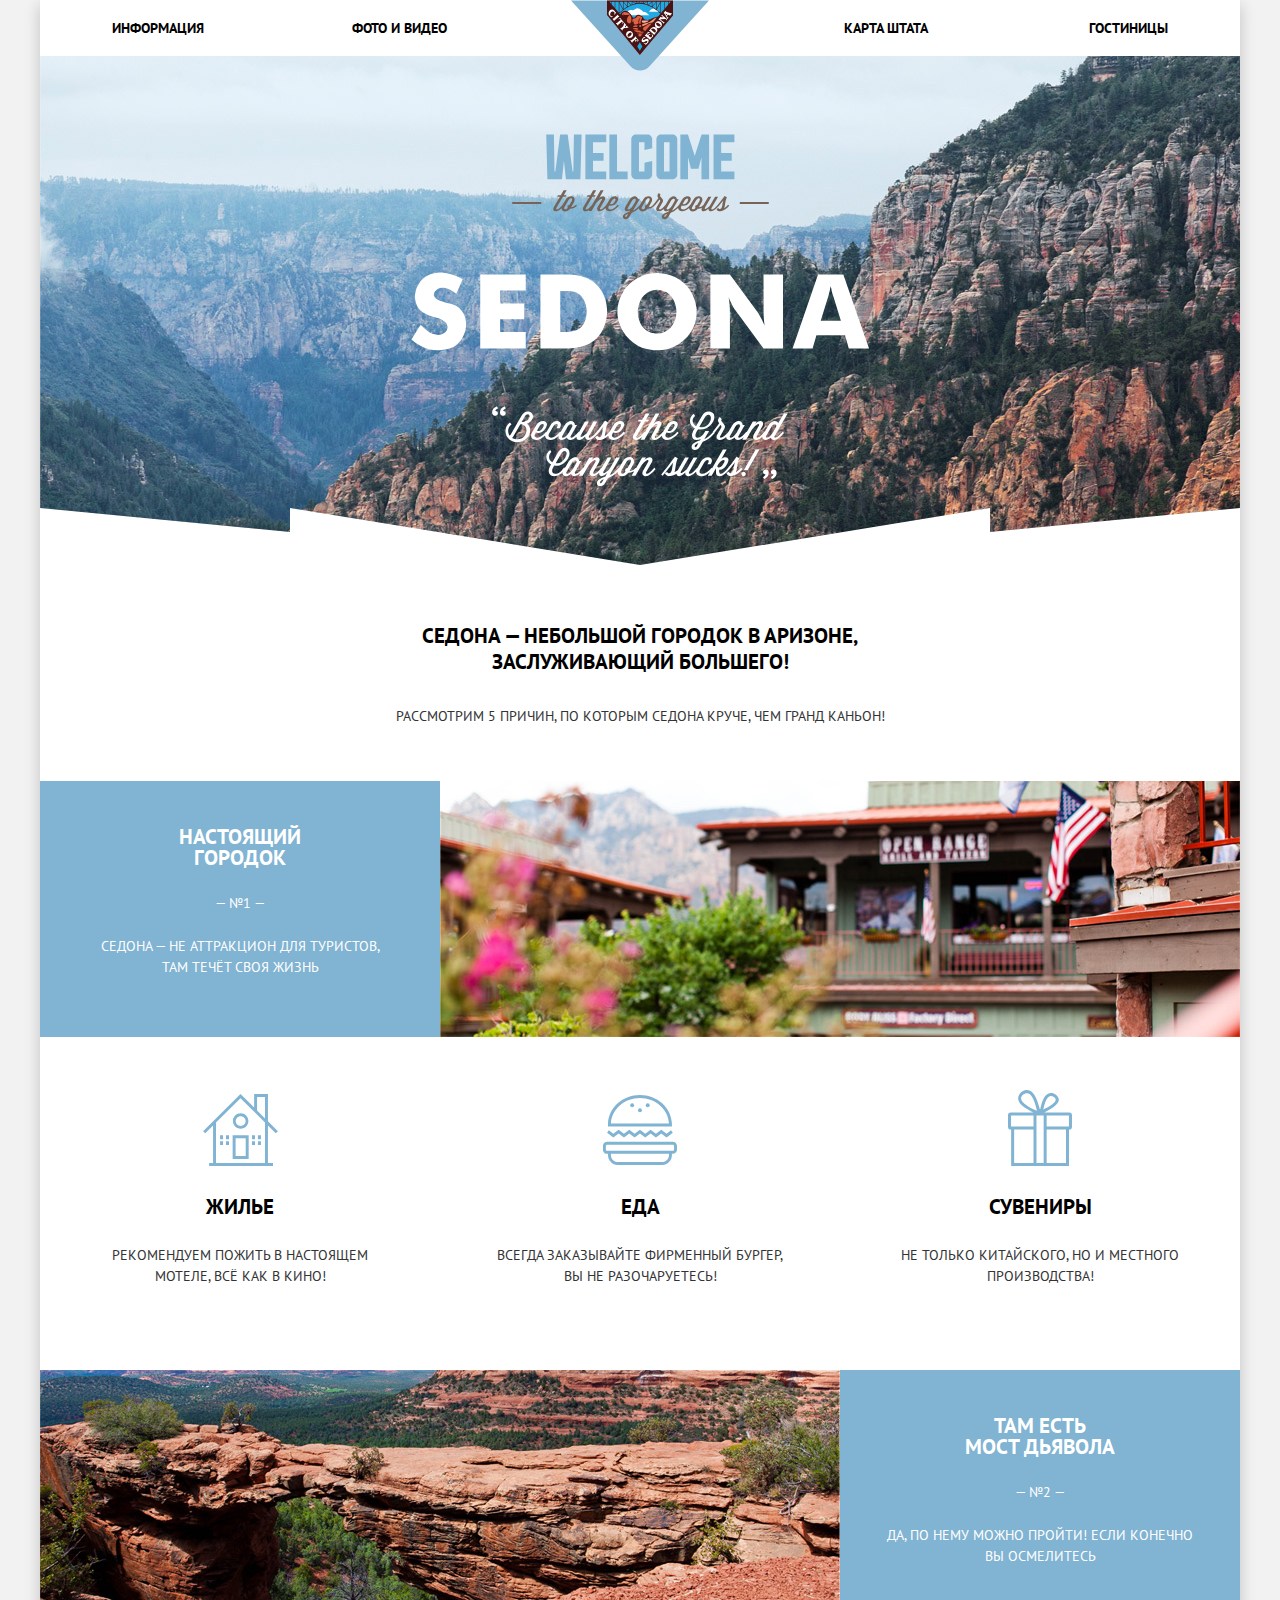
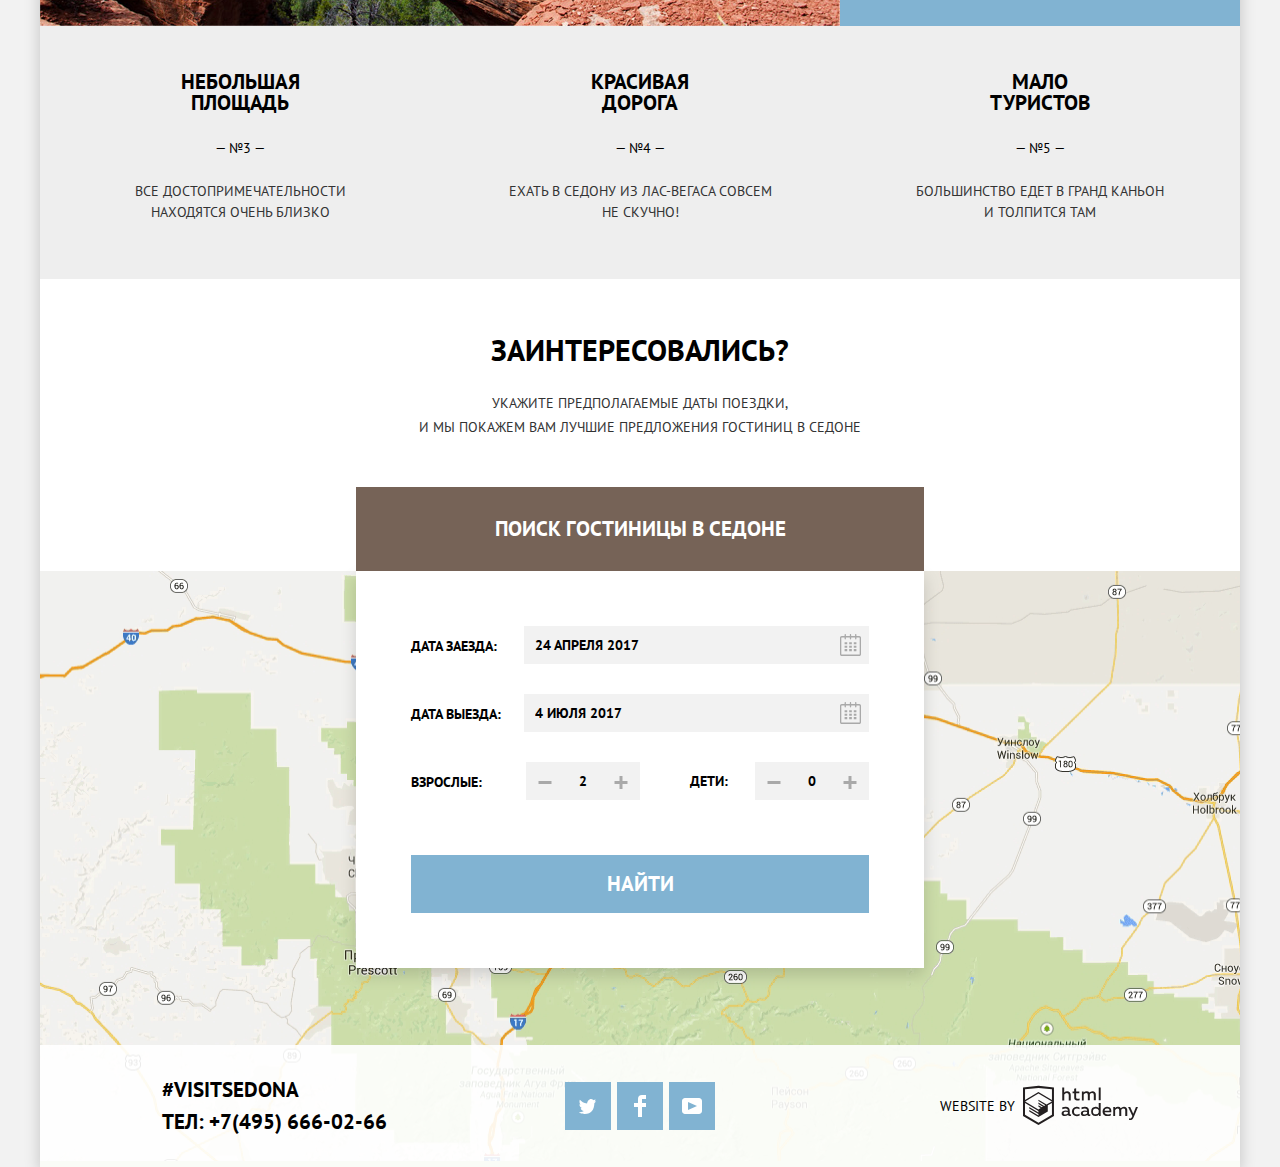
<file: index.html>
<!DOCTYPE html>
<html lang="ru">

<head>
    <meta charset="utf-8">
    <title>HTML Academy: Седона</title>
    <link href="https://fonts.googleapis.com/css?family=PT+Sans:400,700&display=swap&subset=cyrillic" rel="stylesheet">
    <link href="css/normalize-min.css" rel="stylesheet">
    <link href="css/style-min.css" rel="stylesheet">
</head>

<body>
    <div class="page-wrapper">
        <header class="main-header">
            <a><img class="header-logo" src="img/logo.svg" width="138" height="71" alt="Логотип City of Sedona"></a>
            <nav class="main-navigation">
                <ul class="menu-navigation">
                    <li><a href="info.html">Информация</a></li>
                    <li><a href="photos.html">Фото и видео</a></li>
                    <li><a href="map.html">Карта штата</a></li>
                    <li><a href="hotels.html">Гостиницы</a></li>
                </ul>
            </nav>
        </header>

        <main>
            <h1 class="visually-hidden">Welcome to Sedona!</h1>
            <section class="intro">
                <div class="intro-image">
                    <img src="img/welcome.svg" width="459" height="353" alt="Welcome to the gorgeous Sedona">
                </div>
                <div class="intro-text">
                    <h2 class="content-header">Седона — небольшой городок в Аризоне, заслуживающий большего!</h2>
                    <p class="intro-content">Рассмотрим 5 причин, по которым Седона круче, чем Гранд Каньон!</p>
                </div>
                <article>
                    <ol class="why-visit">
                        <li>
                            <div class="advantage-blue">
                                <div class="advantage-item">
                                    <h3 class="advantage-blue-header">Настоящий<br>городок</h3><span>— №1 —</span>
                                    <p>Седона — не аттракцион для туристов, там&nbsp;течёт своя жизнь</p>
                                </div>
                                <img src="img/real-town.jpg" width="800" height="256" alt="Уютная одноэтажная Америка"></div>
                            <ul class="tips">
                                <li>
                                    <div class="advantage-item">
                                        <svg class="living" xmlns="http://www.w3.org/2000/svg" width="75" height="72" viewBox="0 0 75 72"><g fill="#81B3D2"><path d="M29.656 65.033h16V41.21h-16v23.823zm2.937-20.899h10.125V62.11H32.593V44.134z"/><path d="M72.771 39.253l2.076-2.068-9.908-9.865V0H51.127v13.567L37.5 0 .152 37.185l2.077 2.068 7.832-7.795v37.618H6.124V72h63.875v-2.924H64.94V31.458l7.831 7.795zM62.002 69.076H12.999V28.534L37.5 4.149l24.502 24.385v40.542zm0-44.682l-7.938-7.902V2.924h7.938v21.47z"/><path d="M29.906 27.08c0 4.261 3.47 7.713 7.75 7.713 4.279 0 7.75-3.452 7.75-7.713 0-4.259-3.471-7.713-7.75-7.713-4.281 0-7.75 3.454-7.75 7.713zm7.75-4.945c2.744 0 4.969 2.214 4.969 4.945 0 2.732-2.225 4.948-4.969 4.948-2.746 0-4.97-2.216-4.97-4.948 0-2.731 2.225-4.945 4.97-4.945zM17.061 41.21h3v3.919h-3zM22.999 41.21h3v3.919h-3zM17.061 47.182h3v3.919h-3zM22.999 47.182h3v3.919h-3zM48.998 41.21h3v3.919h-3zM54.936 41.21h3v3.919h-3zM48.998 47.182h3v3.919h-3zM54.936 47.182h3v3.919h-3z"/></g></svg>
                                        <h4 class="advantage-header">Жилье</h4>
                                        <p class="item-content">Рекомендуем пожить в настоящем мотеле, всё как в кино!</p>
                                    </div>
                                </li>
                                <li>
                                    <div class="advantage-item">
                                        <svg class="food" xmlns="http://www.w3.org/2000/svg" width="74" height="70" viewBox="0 0 74 70"><g fill="#81B3D2"><path d="M69.854 46.71H4.051c-2.274 0-4.135 1.94-4.135 4.313v3.504c0 2.372 1.861 4.313 4.135 4.313h.93v1.053c0 5.536 4.341 10.065 9.648 10.065h44.646c5.306 0 9.648-4.529 9.648-10.065V58.84h.93c2.274 0 4.135-1.941 4.135-4.313v-3.504c0-2.373-1.86-4.313-4.134-4.313zm-3.848 13.184c0 3.871-3.019 7.021-6.73 7.021H14.629c-3.711 0-6.731-3.15-6.731-7.021v-1.053h58.107v1.053zm5.065-5.367c0 .688-.558 1.271-1.218 1.271H4.051c-.66 0-1.217-.582-1.217-1.271v-3.504c0-.688.558-1.271 1.217-1.271h65.802c.66 0 1.218.582 1.218 1.271v3.504zM15.634 38.406l5.323 4.059 5.326-4.059 5.328 4.059 5.328-4.059 5.328 4.059 5.329-4.059 5.327 4.059 5.33-4.06 5.336 4.059 6.194-4.712-1.72-2.459-4.474 3.403-5.336-4.057-5.33 4.056-5.327-4.057-5.329 4.057-5.328-4.057-5.328 4.057-5.328-4.057-5.325 4.057-5.323-4.057-5.327 4.057-4.467-3.401-1.721 2.457 6.188 4.714zM7.978 31.544H68.855c.041-.619.069-1.241.069-1.87 0-.394-.016-.783-.032-1.173C68.227 12.657 54.186 0 36.952 0 19.719 0 5.677 12.657 5.013 28.501c-.017.39-.032.78-.032 1.173 0 .629.028 1.251.07 1.87h2.927zM36.952 3.043c15.591 0 28.35 11.316 29.021 25.458H7.931c.673-14.142 13.43-25.458 29.021-25.458z"/><ellipse cx="36.952" cy="15.26" rx="1.945" ry="2.03"/><ellipse cx="29.172" cy="10.23" rx="1.946" ry="2.03"/><ellipse cx="44.732" cy="10.23" rx="1.946" ry="2.03"/></g></svg>
                                        <h4 class="advantage-header">Еда</h4>
                                        <p class="item-content">Всегда заказывайте фирменный бургер, вы&nbsp;не разочаруетесь!</p>
                                    </div>
                                </li>
                                <li>
                                    <div class="advantage-item">
                                        <svg class="souvenier" xmlns="http://www.w3.org/2000/svg" width="64" height="76" viewBox="0 0 64 76"><path fill-rule="evenodd" clip-rule="evenodd" fill="#81B3D2" d="M61.097 22.501H36.312C50.125 15.602 51.229 11.25 50.72 8.816c-1.162-3.963-5.692-7.023-10.002-5.407-5.569 2.089-7.137 10.388-8.644 16.387-1.924-6.07-3.784-13.814-8.136-17.737C22.677.921 20.843-.205 18.175.031c-4.026.356-9.802 5.382-7.458 10.981 2.251 5.378 9.687 8.777 14.578 11.489H2.879A2.882 2.882 0 0 0 0 25.37v11.322a2.882 2.882 0 0 0 2.879 2.869h.274V76h57.841V39.561h.103a2.882 2.882 0 0 0 2.88-2.869V25.37a2.882 2.882 0 0 0-2.88-2.869zM42.413 5.944c2.103-.31 4.982 1.299 5.255 3.209.393 2.756-3.4 5.255-5.086 6.421-2.523 1.744-4.928 2.643-7.287 4.055.884-3.69 2.549-13.011 7.118-13.685zm-22.882 9.968c-2.225-1.485-6.544-4.431-6.44-7.771.112-3.595 5.743-6.57 8.814-3.886 3.856 3.371 5.713 11.105 7.119 16.557-3.249-1.539-6.328-2.788-9.493-4.9zm5.972 57.114H6.136V39.561h19.368v33.465zm0-36.502H3.046V25.538h22.457v10.986zm10.157 0v36.503h-7.174V25.538h7.174v10.986zm22.351 36.502H38.644V39.561h19.367v33.465zm2.92-36.502H38.644V25.538h22.287v10.986z"/></svg>
                                        <h4 class="advantage-header">Сувениры</h4>
                                        <p class="item-content">Не только китайского, но и местного производства!</p>
                                    </div>
                                </li>
                            </ul>
                        </li>
                        <li>
                            <div class="advantage-blue reverse">
                                <div class="advantage-item">
                                    <h3 class="advantage-blue-header">Там есть<br>Мост дьявола</h3><span>— №2 —</span>
                                    <p>Да, по нему можно пройти! Если конечно вы осмелитесь</p>
                                </div>
                                <img src="img/devils-bridge.jpg" width="800" height="256" alt="Мост дьявола - арка между скал, которую вода годами вымывала в породе."></div>
                        </li>
                        <li class="advantage-item gray">
                            <h3 class="advantage-header">Небольшая площадь</h3><span>— №3 —</span>
                            <p class="item-content">Все достопримечательности<br>находятся очень близко</p>
                        </li>
                        <li class="advantage-item gray">
                            <h3 class="advantage-header">Красивая дорога</h3><span>— №4 —</span>
                            <p class="item-content">Ехать в Седону из Лас-Вегаса совсем не&nbsp;скучно!</p>
                        </li>
                        <li class="advantage-item gray">
                            <h3 class="advantage-header">Мало туристов</h3><span>— №5 —</span>
                            <p class="item-content">Большинство едет в гранд каньон и&nbsp;толпится там</p>
                        </li>
                    </ol>
                </article>
            </section>
            <section class="search-form">
                <div class="intro-form">
                    <h2 class="form-header">Заинтересовались?</h2>
                    <p class="intro-form-content">Укажите предполагаемые даты поездки,<br>и мы покажем вам лучшие предложения гостиниц в седоне</p>
                </div>
                <a class="pop-up-caller" href="find-hotels.html">Поиск гостиницы в Седоне</a>
                <div class="pop-up-search-form">
                    <form class="modal" action="https://echo.htmlacademy.ru/" method="post">
                        <div class="dates"><label for="date-check-in">Дата заезда:</label>
                            <input id="date-check-in" placeholder="24 апреля 2017" type="text" name="date-check-in">
                            <button class="calendar" type="button" aria-label="Выбор даты заезда">
                    <svg xmlns="http://www.w3.org/2000/svg" width="21" height="22" viewBox="0 0 21 22"><path fill="#A9A9A9" d="M19.251 2.025h-2.845V.648c0-.381-.294-.689-.656-.689-.363 0-.656.308-.656.689v1.377h-3.938V.648c0-.381-.294-.689-.655-.689-.363 0-.657.308-.657.689v1.377H5.906V.648c0-.381-.294-.689-.656-.689-.363 0-.657.308-.657.689v1.377H1.75C.784 2.025 0 2.847 0 3.862v16.302C0 21.179.784 22 1.75 22h17.501c.966 0 1.749-.821 1.749-1.836V3.862c0-1.015-.783-1.837-1.749-1.837zm.437 18.139a.448.448 0 0 1-.437.459H1.75a.45.45 0 0 1-.438-.459V3.862a.45.45 0 0 1 .438-.459h2.844v1.378c0 .381.294.689.657.689.362 0 .656-.308.656-.689V3.403h3.938v1.378c0 .381.294.689.657.689.361 0 .655-.308.655-.689V3.403h3.938v1.378c0 .381.293.689.656.689.362 0 .656-.308.656-.689V3.403h2.845c.241 0 .437.206.437.459v16.302z"/><path fill="#A9A9A9" d="M4.594 8.225h2.625v2.066H4.594zM4.594 11.668h2.625v2.067H4.594zM4.594 15.112h2.625v2.066H4.594zM9.188 15.112h2.625v2.066H9.188zM9.188 11.668h2.625v2.067H9.188zM9.188 8.225h2.625v2.066H9.188zM13.781 15.112h2.625v2.066h-2.625zM13.781 11.668h2.625v2.067h-2.625zM13.781 8.225h2.625v2.066h-2.625z"/></svg>
                </button>
                        </div>
                        <div class="dates">
                            <label for="date-check-out">Дата выезда:</label>
                            <input id="date-check-out" placeholder="4 июля 2017" type="text" name="date-check-out">
                            <button class="calendar" type="button" aria-label="Выбор даты выезда">
                    <svg xmlns="http://www.w3.org/2000/svg" width="21" height="22" viewBox="0 0 21 22"><path fill="#A9A9A9" d="M19.251 2.025h-2.845V.648c0-.381-.294-.689-.656-.689-.363 0-.656.308-.656.689v1.377h-3.938V.648c0-.381-.294-.689-.655-.689-.363 0-.657.308-.657.689v1.377H5.906V.648c0-.381-.294-.689-.656-.689-.363 0-.657.308-.657.689v1.377H1.75C.784 2.025 0 2.847 0 3.862v16.302C0 21.179.784 22 1.75 22h17.501c.966 0 1.749-.821 1.749-1.836V3.862c0-1.015-.783-1.837-1.749-1.837zm.437 18.139a.448.448 0 0 1-.437.459H1.75a.45.45 0 0 1-.438-.459V3.862a.45.45 0 0 1 .438-.459h2.844v1.378c0 .381.294.689.657.689.362 0 .656-.308.656-.689V3.403h3.938v1.378c0 .381.294.689.657.689.361 0 .655-.308.655-.689V3.403h3.938v1.378c0 .381.293.689.656.689.362 0 .656-.308.656-.689V3.403h2.845c.241 0 .437.206.437.459v16.302z"/><path fill="#A9A9A9" d="M4.594 8.225h2.625v2.066H4.594zM4.594 11.668h2.625v2.067H4.594zM4.594 15.112h2.625v2.066H4.594zM9.188 15.112h2.625v2.066H9.188zM9.188 11.668h2.625v2.067H9.188zM9.188 8.225h2.625v2.066H9.188zM13.781 15.112h2.625v2.066h-2.625zM13.781 11.668h2.625v2.067h-2.625zM13.781 8.225h2.625v2.066h-2.625z"/></svg>
                </button>
                        </div>
                        <div class="guests-number">
                            <div class="adults-form">
                                <label for="grown-ups">Взрослые:</label>
                                <button class="less" type="button" aria-label="Меньше"></button>
                                <input class="grown-ups" id="grown-ups" value="2" min="1" type="number" name="grown-ups">
                                <button class="more" type="button" aria-label="Больше"></button>
                            </div>
                            <div class="children-form">
                                <label for="children">Дети:</label>
                                <button class="less" type="button" aria-label="Меньше"></button>
                                <input class="children" id="children" value="0" min="0" type="number" name="children">
                                <button class="more" type="button" aria-label="Больше"></button>
                            </div>
                        </div>
                        <button class="pop-up-search-button" type="submit">Найти</button>
                    </form>
                </div>
                <div class="map">
                    <iframe src="https://www.google.com/maps/embed?pb=!1m18!1m12!1m3!1d52384.635862405215!2d-111.83130320436473!3d34.85522873655342!2m3!1f0!2f0!3f0!3m2!1i1024!2i768!4f13.1!3m3!1m2!1s0x872da132f942b00d%3A0x5548c523fa6c8efd!2z0KHQtdC00L7QvdCwLCDQkNGA0LjQt9C-0L3QsCA4NjMzNiwg0KHQqNCQ!5e0!3m2!1sru!2sru!4v1583222359842!5m2!1sru!2sru"
                        width="1200" height="590" aria-label="Седона на Google Maps"></iframe>
                    <img src="img/map.png" width="1200" height="590" alt="Карта Седоны">
                </div>
            </section>
        </main>

        <footer class="main-footer">
            <div class="footer-contacts">
                <a class="contacts" href="#">#visitSEDONA</a>
                <a class="contacts" href="tel:+74956660266" aria-label="Позвонить по номеру +7 495 666 02 66">ТЕЛ: +7(495) 666-02-66</a>
            </div>
            <div class="footer-social">
                <ul>
                    <li><a class="social-button" href="twitter.com/sedona" aria-label="Перейти в Твиттер">
            <svg xmlns="http://www.w3.org/2000/svg" xmlns:xlink="http://www.w3.org/1999/xlink" width="17" height="15" viewBox="0 0 17 15">
            <path fill="#FFF" d="M10.95.144c1.685-.496 2.984.27 3.577 1.179.673-.231 1.331-.481 2.011-.708a2.345 2.345 0 0 1-.857 1.768c.685.17 1.304-.491 1.304-.491-.169 1-1.006 1.788-1.563 2.024-.231 6.75-3.175 11.217-10.077 11.082h-.446c-.41 0-4.164-.46-4.898-1.887 2.271.196 3.893-.422 4.693-1.177-.96-.3-2.679-.477-2.979-2.95.349.106.564.228 1.19.119C1.705 8.247.374 7.53.448 5.33c.285.328 1.067.536 1.34.472C1.085 5.561-.182 2.442.894.85c1.818 1.854 3.735 3.606 7.152 3.773C8.254 2.33 9.183.793 10.95.144z"/></svg>
          </a></li>
                    <li><a class="social-button" href="facebook.com/sedona" aria-label="Перейти в Фэйсбук">
            <svg xmlns="http://www.w3.org/2000/svg" width="12" height="22" viewBox="0 0 12 22">
              <path fill="#FFF" d="M12 4V0H8a4 4 0 0 0-4 4v4H0v4h4v10h4V12h4V8H8V4h4z"/></svg>
            </a></li>
                    <li><a class="social-button" href="youtube.com/c/sedona" aria-label="Перейти на Ютьюб">
            <svg xmlns="http://www.w3.org/2000/svg" xmlns:xlink="http://www.w3.org/1999/xlink" width="20" height="16" viewBox="0 0 20 16">
              <path fill="#FFF" d="M17 0H3C1.35 0 0 1.35 0 3v10c0 1.65 1.35 3 3 3h14c1.65 0 3-1.35 3-3V3c0-1.65-1.35-3-3-3zM6.027 11.998V4.002L15.014 8l-8.987 3.998z"/></svg>
            </a></li>
                </ul>
            </div>
            <div class="footer-authors">
                <p class="authors">Website by</p>
                <a class="footer-logo-htmlacademy" href="https://htmlacademy.ru/intensive/htmlcss"><svg id="Layer_1" data-name="Layer 1" xmlns="http://www.w3.org/2000/svg" width="115" height="41" viewBox="0 0 108.08 36.85">
          <title>logo-htmlacademy</title>
          <path fill="#231f20" d="M44.61,26.88a2,2,0,0,0,.55-0.1v1.33a3.25,3.25,0,0,1-1.18.21,1.67,1.67,0,0,1-1.67-1,4.84,4.84,0,0,1-3.14,1.08c-1.51,0-2.91-.83-2.91-2.55,0-2.13,2-2.79,3.71-2.79a11.08,11.08,0,0,1,2.17.25v-0.3c0-1-.76-1.77-2.19-1.77a7.42,7.42,0,0,0-3,.64v-1.7a10.21,10.21,0,0,1,3.19-.55c2.36,0,3.81,1.12,3.81,3.65v3a0.54,0.54,0,0,0,.49.59h0.17Zm-6.44-1.13A1.35,1.35,0,0,0,39.63,27h0.11a3.39,3.39,0,0,0,2.41-1V24.58a9.72,9.72,0,0,0-1.81-.21c-1,0-2.16.33-2.16,1.38h0Zm12.36-6.11a5,5,0,0,1,2.57.64V22a4.08,4.08,0,0,0-2.3-.7,2.75,2.75,0,1,0,0,5.49,5,5,0,0,0,2.43-.64v1.71a6.27,6.27,0,0,1-2.76.57A4.21,4.21,0,0,1,46,24.51q0-.21,0-0.41a4.32,4.32,0,0,1,4.18-4.46h0.38Zm12.17,7.24a2,2,0,0,0,.55-0.1v1.33a3.25,3.25,0,0,1-1.18.21,1.67,1.67,0,0,1-1.67-1,4.84,4.84,0,0,1-3.14,1.08c-1.51,0-2.91-.83-2.91-2.55,0-2.13,2-2.79,3.71-2.79a11.08,11.08,0,0,1,2.17.25v-0.3c0-1-.76-1.77-2.19-1.77a7.42,7.42,0,0,0-3,.64v-1.7a10.21,10.21,0,0,1,3.19-.55c2.36,0,3.81,1.12,3.81,3.65v3a0.54,0.54,0,0,0,.49.59h0.17Zm-6.44-1.13A1.35,1.35,0,0,0,57.73,27h0.11a3.39,3.39,0,0,0,2.41-1V24.58a9.72,9.72,0,0,0-1.81-.21c-1.06,0-2.16.33-2.16,1.38h0ZM73,16V28.2H71.35V26.88a3.88,3.88,0,0,1-3.19,1.54,4.4,4.4,0,0,1,0-8.78,3.81,3.81,0,0,1,3,1.3V16H73Zm-4.53,5.22a2.76,2.76,0,1,0,0,5.52A2.86,2.86,0,0,0,71.15,25V23A2.91,2.91,0,0,0,68.49,21.27ZM79,19.64c3.31,0,4.46,2.68,3.92,5.09H76.7c0.21,1.5,1.67,2.11,3.19,2.11a6.11,6.11,0,0,0,2.64-.59v1.6a7.14,7.14,0,0,1-3,.57C77,28.42,74.78,27,74.78,24a4.18,4.18,0,0,1,4-4.39H79Zm0.09,1.54a2.28,2.28,0,0,0-2.44,2.1v0.06H81.3A2,2,0,0,0,79.13,21.18Zm5.73,7V19.87h1.65v1a3.81,3.81,0,0,1,2.78-1.27A2.86,2.86,0,0,1,91.89,21a4.12,4.12,0,0,1,2.91-1.33A3.06,3.06,0,0,1,98,23V28.2h-1.9V23.05a1.59,1.59,0,0,0-1.42-1.75H94.42a2.8,2.8,0,0,0-2.07,1.12V28.2h-1.9V23.05A1.59,1.59,0,0,0,89,21.31H88.8a3,3,0,0,0-2.21,1.29v5.63H84.86Zm21.31-8.33h1.9l-3.91,9.46c-0.9,2.17-2.09,2.86-3.35,2.86a4.76,4.76,0,0,1-1.1-.14V30.46a2.86,2.86,0,0,0,.85.12c0.9,0,1.58-.64,2.07-1.9l0.17-.42-4-8.4h2l2.86,6.29ZM38.73,1.46V6.22a3.81,3.81,0,0,1,2.7-1.14,3.25,3.25,0,0,1,3.44,3.4v5.15H43V8.72a1.81,1.81,0,0,0-1.61-2h-0.3a2.93,2.93,0,0,0-2.32,1.39v5.52h-1.9V1.46h1.9ZM49.94,2.31v3h3V6.91h-3v3.81c0,1.1.5,1.46,1.58,1.46a4.49,4.49,0,0,0,1.69-.33v1.6A6.8,6.8,0,0,1,51,13.8a2.55,2.55,0,0,1-2.86-2.74V6.89H46.58V5.26h1.5V2.74Zm5.4,11.31V5.28H57v1A3.81,3.81,0,0,1,59.77,5a2.86,2.86,0,0,1,2.6,1.33A4.12,4.12,0,0,1,65.28,5,3.06,3.06,0,0,1,68.44,8.4v5.21h-1.9V8.46a1.59,1.59,0,0,0-1.42-1.75H64.89a2.8,2.8,0,0,0-2.07,1.12v5.78h-1.9V8.46A1.59,1.59,0,0,0,59.5,6.71H59.27A3,3,0,0,0,57.06,8v5.63H55.34ZM71.17,1.45H73V13.6H71.17V1.45ZM14.71,0H14.55L0,1.54V28.21l14.55,8.66,14.55-8.66V1.54Zm12.5,27.1L14.55,34.64,1.9,27.12V16.18l12.59,7.5V25L5.86,19.9v1.31l8.68,5.21v1.39L5.87,22.65V24l8.68,5.21,8.75-5.24V18.31L27.2,16V27.12Zm0-12.53-3.48,2-1.6,1L14.51,13v1.31L21,18.23H21l-0.14.09-1,.54-5.37-3.2V17l4.24,2.52-1,.67-3.2-1.9v1.31l2.1,1.24L14.5,22.1,2,14.65,14.51,7.11Zm0-1.32L14.49,5.76,1.91,13.25v-10L14.56,1.92,27.21,3.25v10h0Z" transform="translate(0 -0.02)"/></svg></a>
            </div>
        </footer>
    </div>
    <script src="js/search-form-min.js"></script>
</body>

</html>
</file>
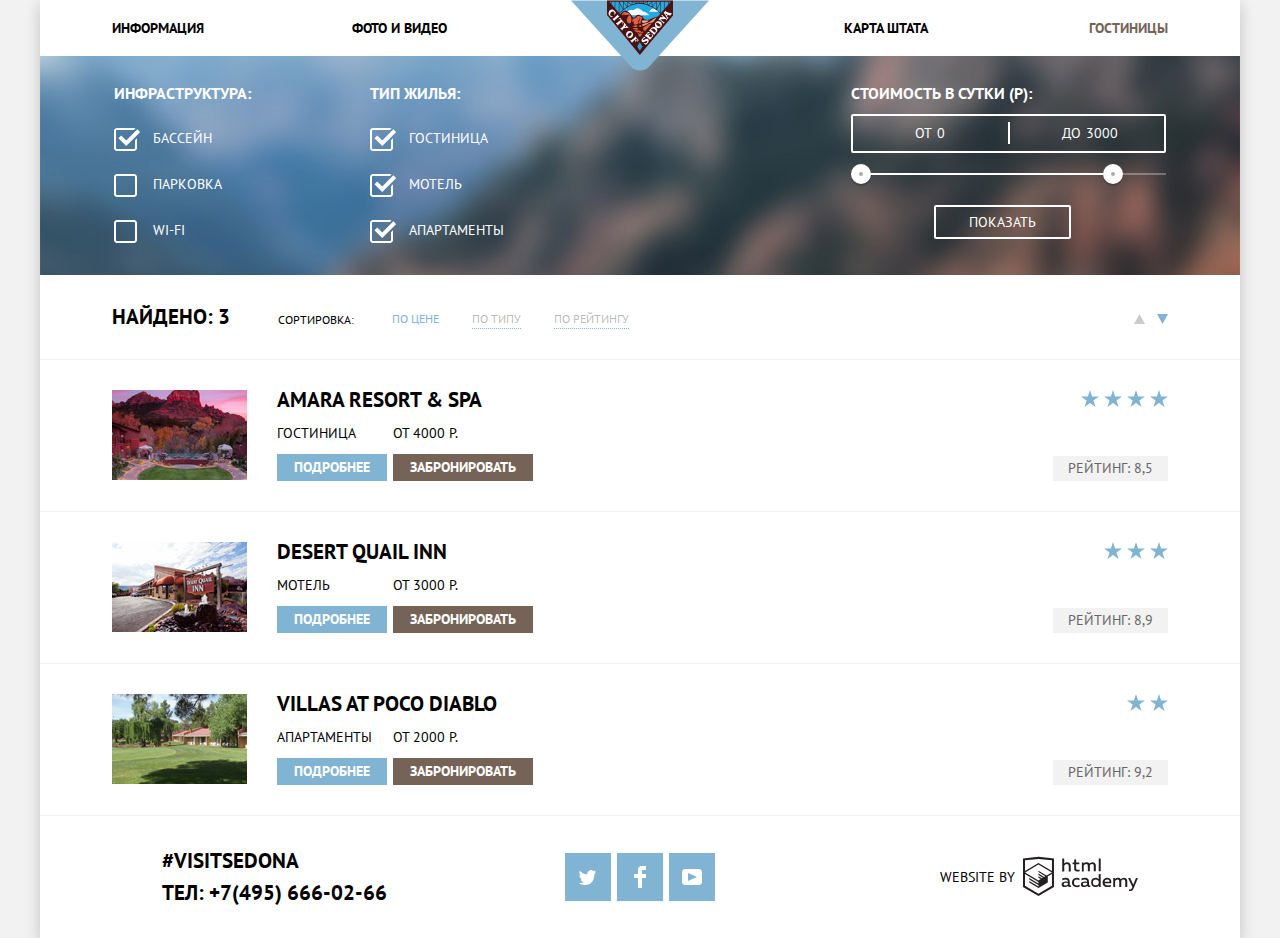
<file: hotels.html>
<!DOCTYPE html>
<html lang="ru">

<head>
    <meta charset="utf-8">
    <title>HTML Academy: Седона</title>
    <link href="https://fonts.googleapis.com/css?family=PT+Sans:400,700&display=swap&subset=cyrillic" rel="stylesheet">
    <link href="css/normalize-min.css" rel="stylesheet">
    <link href="css/style-min.css" rel="stylesheet">
</head>

<body>
    <div class="page-wrapper">
        <header class="main-header">
            <a class="header-logo" href="index.html"><img src="img/logo.svg" width="138" height="71" alt="Логотип City of Sedona"></a>
            <nav class="main-navigation">
                <ul class="menu-navigation">
                    <li><a href="info.html">Информация</a></li>
                    <li><a href="photos.html">Фото и видео</a></li>
                    <li><a href="map.html">Карта штата</a></li>
                    <li><a class="active-link">Гостиницы</a></li>
                </ul>
            </nav>
        </header>

        <main>
            <h1 class="visually-hidden">Отели Седоны</h1>
            <div class="filter-form">
                <h2 class="visually-hidden">Фильтр по отелям</h2>
                <form class="filter-content" action="https://echo.htmlacademy.ru" method="get">
                    <fieldset class="choice">
                        <legend class="infrastructure">Инфраструктура:</legend>
                        <ul class="checkboxes">
                            <li>
                                <label class="check">
                        <input class="check-input" type="checkbox" name="pool" checked>
                        <span class="checkbox-style"></span>
                        Бассейн
                      </label>
                            </li>
                            <li>
                                <label class="check">
                        <input class="check-input" type="checkbox" name="parking">
                        <span class="checkbox-style"></span>
                        Парковка
                      </label>
                            </li>
                            <li>
                                <label class="check">
                        <input class="check-input" type="checkbox" name="wi-fi">
                        <span class="checkbox-style"></span>
                        Wi-Fi
                      </label>
                            </li>
                        </ul>
                    </fieldset>
                    <fieldset class="choice">
                        <legend class="living-type">Тип жилья:</legend>
                        <ul class="checkboxes">
                            <li>
                                <label class="check">
                        <input class="check-input" type="checkbox" name="hotel" checked>
                        <span class="checkbox-style"></span>
                        Гостиница
                      </label>
                            </li>
                            <li>
                                <label class="check">
                        <input class="check-input" type="checkbox" name="motel" checked>
                        <span class="checkbox-style"></span>
                        Мотель
                      </label>
                            </li>
                            <li>
                                <label class="check">
                        <input class="check-input" type="checkbox" name="apartments" checked>
                        <span class="checkbox-style"></span>
                        Апартаменты
                      </label>
                            </li>
                        </ul>
                    </fieldset>
                    <fieldset class="filter-range">
                        <legend class="filter-range-title">Стоимость в сутки (Р):</legend>
                        <div class="price-controls">
                            <label class="price-min">
                      От<input type="number" name="price-min" min="0" value="0">
                    </label>
                            <label class="price-max">
                      До<input type="number" name="price-max" max="3000" value="3000">
                    </label>
                        </div>
                        <div class="range-controls">
                            <div class="scale">
                                <div class="bar"></div>
                            </div>

                            <div class="range-toggle range-toggle-min" tabindex="0" aria-label="Ползунок минимальной цены"></div>
                            <div class="range-toggle range-toggle-max" tabindex="0" aria-label="Ползунок максимальной цены"></div>

                        </div>
                        <button class="filter-form-button" type="submit">Показать</button>
                    </fieldset>

                </form>
            </div>
            <div class="sort-form">
                <h2>Найдено: 3</h2>
                <p>Сортировка:</p>
                <ul class="sort">
                    <li><a class="active-link" href="#">По цене</a></li>
                    <li><a href="#">По типу</a></li>
                    <li><a href="#">По рейтингу</a></li>
                </ul>
                <div class="sort-buttons">
                    <a href="#"><span class="sort-up" aria-label="Расположить по убыванию">
              <svg xmlns="http://www.w3.org/2000/svg" width="11" height="10" viewBox="0 0 11 10"><path fill="#CACACA" d="M5.5 0L0 10h11z"/></svg></span></a>
                    <a href="0"><span class="sort-down sort-active" aria-label="Расположить по возрастанию">
              <svg xmlns="http://www.w3.org/2000/svg" width="11" height="10" viewBox="0 0 11 10"><path fill="#CACACA" d="M5.5 10L0 0h11"/></svg></span></a>
                </div>
            </div>

            <article class="hotel-item">
                <img src="img/hotel-amara.jpg" width="135" height="90" alt="Amara Resort & Spa">
                <div class="hotel-description">
                    <a href="hotel-amara.html">
                        <h2 class="hotel-header">Amara Resort & Spa</h2>
                    </a>
                    <div class="hotel-type">
                        <p>Гостиница</p>
                        <a class="hotel-details" href="amara.html">Подробнее</a>
                    </div>
                    <div class="hotel-price">
                        <p>От 4000 Р.</p>
                        <a class="book" href="booking-page.html">Забронировать</a>
                    </div>
                </div>
                <div class="hotel-rating">
                    <ul class="hotel-stars">
                        <li><img src="img/star.svg" width="18" height="17" alt="4 stars"></li>
                        <li><img src="img/star.svg" width="18" height="17" alt=""></li>
                        <li><img src="img/star.svg" width="18" height="17" alt=""></li>
                        <li><img src="img/star.svg" width="18" height="17" alt=""></li>
                    </ul>
                    <p class="hotel-mark">Рейтинг: 8,5</p>
                </div>
            </article>

            <article class="hotel-item">
                <img src="img/hotel-desert.jpg" width="135" height="90" alt="Desert Quail Inn">
                <div class="hotel-description">
                    <a href="hotel-desert.html">
                        <h2 class="hotel-header">Desert Quail Inn</h2>
                    </a>
                    <div class="hotel-type">
                        <p>Мотель</p>
                        <a class="hotel-details" href="desert.html">Подробнее</a>
                    </div>
                    <div class="hotel-price">
                        <p>От 3000 Р.</p>
                        <a class="book" href="booking-page.html">Забронировать</a>
                    </div>
                </div>
                <div class="hotel-rating">
                    <ul class="hotel-stars">
                        <li><img src="img/star.svg" width="18" height="17" alt="2 stars"></li>
                        <li><img src="img/star.svg" width="18" height="17" alt=""></li>
                        <li><img src="img/star.svg" width="18" height="17" alt=""></li>
                    </ul>
                    <p class="hotel-mark">Рейтинг: 8,9</p>
                </div>
            </article>

            <article class="hotel-item">
                <img src="img/hotel-villas.jpg" width="135" height="90" alt="Villas at Poco Diablo">
                <div class="hotel-description">
                    <a href="hotel-villas.html">
                        <h2 class="hotel-header">Villas at Poco Diablo</h2>
                    </a>
                    <div class="hotel-type">
                        <p>Апартаменты</p>
                        <a class="hotel-details" href="villas.html">Подробнее</a>
                    </div>
                    <div class="hotel-price">
                        <p>От 2000 Р.</p>
                        <a class="book" href="booking-page.html">Забронировать</a>
                    </div>
                </div>
                <div class="hotel-rating">
                    <ul class="hotel-stars">
                        <li><img src="img/star.svg" width="18" height="17" alt="2 stars"></li>
                        <li><img src="img/star.svg" width="18" height="17" alt=""></li>
                    </ul>
                    <p class="hotel-mark">Рейтинг: 9,2</p>
                </div>
            </article>
        </main>

        <footer class="main-footer inner-footer">
            <div class="footer-contacts">
                <a class="contacts" href="#">#visitSEDONA</a>
                <a class="contacts" href="tel:+74956660266" aria-label="Позвонить по номеру +7 495 666 02 66">ТЕЛ: +7(495) 666-02-66</a>
            </div>
            <div class="footer-social">
                <ul>
                    <li><a class="social-button" href="twitter.com/sedona" aria-label="Перейти в Твиттер">
            <svg xmlns="http://www.w3.org/2000/svg" xmlns:xlink="http://www.w3.org/1999/xlink" width="17" height="15" viewBox="0 0 17 15">
            <path fill="#FFF" d="M10.95.144c1.685-.496 2.984.27 3.577 1.179.673-.231 1.331-.481 2.011-.708a2.345 2.345 0 0 1-.857 1.768c.685.17 1.304-.491 1.304-.491-.169 1-1.006 1.788-1.563 2.024-.231 6.75-3.175 11.217-10.077 11.082h-.446c-.41 0-4.164-.46-4.898-1.887 2.271.196 3.893-.422 4.693-1.177-.96-.3-2.679-.477-2.979-2.95.349.106.564.228 1.19.119C1.705 8.247.374 7.53.448 5.33c.285.328 1.067.536 1.34.472C1.085 5.561-.182 2.442.894.85c1.818 1.854 3.735 3.606 7.152 3.773C8.254 2.33 9.183.793 10.95.144z"/></svg>
          </a></li>
                    <li><a class="social-button" href="facebook.com/sedona" aria-label="Перейти в Фэйсбук">
            <svg xmlns="http://www.w3.org/2000/svg" width="12" height="22" viewBox="0 0 12 22">
              <path fill="#FFF" d="M12 4V0H8a4 4 0 0 0-4 4v4H0v4h4v10h4V12h4V8H8V4h4z"/></svg>
            </a></li>
                    <li><a class="social-button" href="youtube.com/c/sedona" aria-label="Перейти на Ютьюб">
            <svg xmlns="http://www.w3.org/2000/svg" xmlns:xlink="http://www.w3.org/1999/xlink" width="20" height="16" viewBox="0 0 20 16">
              <path fill="#FFF" d="M17 0H3C1.35 0 0 1.35 0 3v10c0 1.65 1.35 3 3 3h14c1.65 0 3-1.35 3-3V3c0-1.65-1.35-3-3-3zM6.027 11.998V4.002L15.014 8l-8.987 3.998z"/></svg>
            </a></li>
                </ul>
            </div>
            <div class="footer-authors">
                <p class="authors">Website by</p>
                <a href="https://htmlacademy.ru/intensive/htmlcss"><svg class="footer-logo-htmlacademy" id="Layer_1" data-name="Layer 1" xmlns="http://www.w3.org/2000/svg" width="115" height="41" viewBox="0 0 108.08 36.85">
          <title>logo-htmlacademy</title>
          <path fill="#231f20" d="M44.61,26.88a2,2,0,0,0,.55-0.1v1.33a3.25,3.25,0,0,1-1.18.21,1.67,1.67,0,0,1-1.67-1,4.84,4.84,0,0,1-3.14,1.08c-1.51,0-2.91-.83-2.91-2.55,0-2.13,2-2.79,3.71-2.79a11.08,11.08,0,0,1,2.17.25v-0.3c0-1-.76-1.77-2.19-1.77a7.42,7.42,0,0,0-3,.64v-1.7a10.21,10.21,0,0,1,3.19-.55c2.36,0,3.81,1.12,3.81,3.65v3a0.54,0.54,0,0,0,.49.59h0.17Zm-6.44-1.13A1.35,1.35,0,0,0,39.63,27h0.11a3.39,3.39,0,0,0,2.41-1V24.58a9.72,9.72,0,0,0-1.81-.21c-1,0-2.16.33-2.16,1.38h0Zm12.36-6.11a5,5,0,0,1,2.57.64V22a4.08,4.08,0,0,0-2.3-.7,2.75,2.75,0,1,0,0,5.49,5,5,0,0,0,2.43-.64v1.71a6.27,6.27,0,0,1-2.76.57A4.21,4.21,0,0,1,46,24.51q0-.21,0-0.41a4.32,4.32,0,0,1,4.18-4.46h0.38Zm12.17,7.24a2,2,0,0,0,.55-0.1v1.33a3.25,3.25,0,0,1-1.18.21,1.67,1.67,0,0,1-1.67-1,4.84,4.84,0,0,1-3.14,1.08c-1.51,0-2.91-.83-2.91-2.55,0-2.13,2-2.79,3.71-2.79a11.08,11.08,0,0,1,2.17.25v-0.3c0-1-.76-1.77-2.19-1.77a7.42,7.42,0,0,0-3,.64v-1.7a10.21,10.21,0,0,1,3.19-.55c2.36,0,3.81,1.12,3.81,3.65v3a0.54,0.54,0,0,0,.49.59h0.17Zm-6.44-1.13A1.35,1.35,0,0,0,57.73,27h0.11a3.39,3.39,0,0,0,2.41-1V24.58a9.72,9.72,0,0,0-1.81-.21c-1.06,0-2.16.33-2.16,1.38h0ZM73,16V28.2H71.35V26.88a3.88,3.88,0,0,1-3.19,1.54,4.4,4.4,0,0,1,0-8.78,3.81,3.81,0,0,1,3,1.3V16H73Zm-4.53,5.22a2.76,2.76,0,1,0,0,5.52A2.86,2.86,0,0,0,71.15,25V23A2.91,2.91,0,0,0,68.49,21.27ZM79,19.64c3.31,0,4.46,2.68,3.92,5.09H76.7c0.21,1.5,1.67,2.11,3.19,2.11a6.11,6.11,0,0,0,2.64-.59v1.6a7.14,7.14,0,0,1-3,.57C77,28.42,74.78,27,74.78,24a4.18,4.18,0,0,1,4-4.39H79Zm0.09,1.54a2.28,2.28,0,0,0-2.44,2.1v0.06H81.3A2,2,0,0,0,79.13,21.18Zm5.73,7V19.87h1.65v1a3.81,3.81,0,0,1,2.78-1.27A2.86,2.86,0,0,1,91.89,21a4.12,4.12,0,0,1,2.91-1.33A3.06,3.06,0,0,1,98,23V28.2h-1.9V23.05a1.59,1.59,0,0,0-1.42-1.75H94.42a2.8,2.8,0,0,0-2.07,1.12V28.2h-1.9V23.05A1.59,1.59,0,0,0,89,21.31H88.8a3,3,0,0,0-2.21,1.29v5.63H84.86Zm21.31-8.33h1.9l-3.91,9.46c-0.9,2.17-2.09,2.86-3.35,2.86a4.76,4.76,0,0,1-1.1-.14V30.46a2.86,2.86,0,0,0,.85.12c0.9,0,1.58-.64,2.07-1.9l0.17-.42-4-8.4h2l2.86,6.29ZM38.73,1.46V6.22a3.81,3.81,0,0,1,2.7-1.14,3.25,3.25,0,0,1,3.44,3.4v5.15H43V8.72a1.81,1.81,0,0,0-1.61-2h-0.3a2.93,2.93,0,0,0-2.32,1.39v5.52h-1.9V1.46h1.9ZM49.94,2.31v3h3V6.91h-3v3.81c0,1.1.5,1.46,1.58,1.46a4.49,4.49,0,0,0,1.69-.33v1.6A6.8,6.8,0,0,1,51,13.8a2.55,2.55,0,0,1-2.86-2.74V6.89H46.58V5.26h1.5V2.74Zm5.4,11.31V5.28H57v1A3.81,3.81,0,0,1,59.77,5a2.86,2.86,0,0,1,2.6,1.33A4.12,4.12,0,0,1,65.28,5,3.06,3.06,0,0,1,68.44,8.4v5.21h-1.9V8.46a1.59,1.59,0,0,0-1.42-1.75H64.89a2.8,2.8,0,0,0-2.07,1.12v5.78h-1.9V8.46A1.59,1.59,0,0,0,59.5,6.71H59.27A3,3,0,0,0,57.06,8v5.63H55.34ZM71.17,1.45H73V13.6H71.17V1.45ZM14.71,0H14.55L0,1.54V28.21l14.55,8.66,14.55-8.66V1.54Zm12.5,27.1L14.55,34.64,1.9,27.12V16.18l12.59,7.5V25L5.86,19.9v1.31l8.68,5.21v1.39L5.87,22.65V24l8.68,5.21,8.75-5.24V18.31L27.2,16V27.12Zm0-12.53-3.48,2-1.6,1L14.51,13v1.31L21,18.23H21l-0.14.09-1,.54-5.37-3.2V17l4.24,2.52-1,.67-3.2-1.9v1.31l2.1,1.24L14.5,22.1,2,14.65,14.51,7.11Zm0-1.32L14.49,5.76,1.91,13.25v-10L14.56,1.92,27.21,3.25v10h0Z" transform="translate(0 -0.02)"/></svg></a>
            </div>
        </footer>
    </div>
</body>

</html>
</file>
<file: css/style-min.css>
@keyframes slide-down{0%{transform:translateY(-100%);opacity:0}to{transform:translateY(0);opacity:1}}@keyframes slide-up{0%{transform:translateY(0);opacity:1}to{transform:translateY(-100%);opacity:0}}@keyframes shake{0%,to{transform:translateX(0)}10%,30%,50%,70%,90%{transform:translateX(-10px)}20%,40%,60%,80%{transform:translateX(10px)}}body{margin:0;padding:0;font-family:"PT Sans",Arial,sans-serif;text-transform:uppercase;font-size:14px;line-height:21px;font-weight:400;color:#000;background-color:#f2f2f2}.visually-hidden{position:absolute;clip:rect(0 0 0 0);width:1px;height:1px;margin:-1px}a{text-decoration:none}.filter-range input::-webkit-inner-spin-button,.filter-range input::-webkit-outer-spin-button,.guests-number input::-webkit-inner-spin-button,.guests-number input::-webkit-outer-spin-button{-webkit-appearance:none;appearance:none}.pop-up-search-form input::-webkit-input-placeholder{color:#000}.pop-up-search-form input[type=text]::-moz-placeholder{color:#000;opacity:1}.filter-range input[type=number],.guests-number input[type=number]{-moz-appearance:textfield}.main-header{position:relative;background-color:#fff}.page-wrapper{position:relative;width:1200px;margin:0 auto;box-shadow:0 5px 15px rgba(0,1,1,.2)}.content-header{width:470px;text-align:center;font-size:21px;line-height:26px}.intro-content,.intro-form-content,.item-content{color:#333}.intro-form-content{font-size:14px;line-height:24px;padding-bottom:48px;margin:0 auto}.intro-form{position:relative;z-index:4;background-color:#fff}.why-visit p{width:310px;text-align:center;padding-top:8px}.tips .item-content{padding:0;margin:0}.advantage-header{width:150px;position:relative;text-align:center;font-size:21px;line-height:21px;margin:30px auto 25px}.living{margin-top:42px;margin-bottom:30px}.food{margin-top:43px;margin-bottom:31px}.souvenier{margin-top:38px;margin-bottom:30px}.tips .advantage-header{margin-top:0;margin-bottom:28px;padding:0}.main-navigation{font-weight:700;font-size:14px;line-height:26px;color:#000}.menu-navigation{display:flex;list-style:none;padding:0;margin:0 72px}.menu-navigation li{width:240px;padding:15px 0}.menu-navigation li:nth-child(1),.menu-navigation li:nth-child(2){text-align:left}.menu-navigation li:nth-child(3),.menu-navigation li:nth-child(4){text-align:right}.menu-navigation li:nth-child(3){margin-left:auto}.header-logo{position:absolute;top:0;left:50%;transform:translateX(-50%)}.menu-navigation a{color:#000}.menu-navigation a:focus,.menu-navigation a:hover{color:#81b3d2}.main-navigation a:active{color:rgba(0,0,0,.3)}.menu-navigation .active-link{color:#766357}.intro{background-color:#fff}.intro-image,.intro-text{display:flex;justify-content:center;align-items:center}.intro-image{height:509px;background-image:url(../img/polygon.svg),url(../img/background-photo.jpg);background-color:#23313a;background-repeat:no-repeat;background-position:bottom,0 -56px}.intro-text{flex-direction:column;min-height:216px}.tips,.why-visit{display:flex;list-style:none;padding:0}.why-visit{flex-wrap:wrap;justify-content:space-between;margin:0}.tips{text-align:center;background-color:#fff;color:#000;margin:0 0 68px}.advantage-blue{display:flex;color:#fff;background-color:#81b3d2}.reverse{flex-direction:row-reverse}.advantage-item{display:flex;flex-direction:column;justify-content:center;align-items:center;width:400px;min-height:168px;margin:0 auto;padding:15px 0}.gray{background-color:#eee;padding-bottom:42px;z-index:5}.advantage-blue-header{font-size:21px;text-align:center;margin:0 auto 25px}.search-form{position:relative;background-color:#fff;text-align:center}.form-header{font-size:30px;line-height:36px;padding-top:53px;padding-bottom:23px;margin:0 auto}.form-wrapper,.pop-up-caller{position:relative;z-index:2}.pop-up-caller{display:inline-block;z-index:5;vertical-align:top;background-color:#766357;text-transform:uppercase;font-size:21px;line-height:26px;color:#fff;font-weight:700;width:568px;padding-top:29px;padding-bottom:29px;border:0}.pop-up-caller:focus,.pop-up-caller:hover{background-color:#604e43}.pop-up-caller:active{background-color:#503e33;color:rgba(255,255,255,.3)}.pop-up-search-form{display:block;z-index:1;box-sizing:border-box;position:absolute;left:0;right:0;margin:0 auto;font-weight:700;width:568px;padding:55px;background-color:#fff;box-shadow:0 7px 15px rgba(0,1,1,.15);animation:slide-down .5s ease-in-out;animation-fill-mode:forwards}.search-form-hide{animation:slide-up .5s ease-in-out;animation-fill-mode:forwards}.search-form-hide:focus-within{animation:slide-down .5s ease-in-out}.search-form-error{animation:shake;animation-duration:.5s}.dates,.modal{display:flex;flex-wrap:wrap}.dates{position:relative;flex-wrap:nowrap;width:100%;margin-bottom:30px;align-items:center}.adults-form label,.dates label{width:103px;padding-right:11px;padding-top:2px;text-align:left;font-size:14px;line-height:26px}.calendar{position:absolute;right:2px;padding-top:5px;border:0;height:38px;background-color:transparent;top:50%;transform:translateY(-50%)}.calendar:focus path,.calendar:hover path{fill:#000}.calendar:active path{fill:#81b3d2}.dates input,.guests-number input{box-sizing:border-box;height:38px;font-size:14px;line-height:26px;color:#000;background-color:#f2f2f2}.dates input{min-width:345px;font-weight:700;text-transform:uppercase;padding:0 40px 0 9px;margin-left:auto;border:2px solid transparent}.pop-up-search-form input:active{background-color:#fff;border:2px solid #e5e5e5}.pop-up-search-form label{white-space:nowrap}.guests-number{display:flex;width:458px}.guests-number input{width:38px;text-align:center;border:0;font-weight:900}.dates input:focus,.dates input:hover,.guests-number input:focus,.guests-number input:hover{background-color:#fff;border:2px solid #e5e5e5;outline:0}.adults-form,.children-form{box-sizing:border-box;display:flex;align-items:center;width:50%}.children-form{padding-left:50px}.less,.more{position:relative;box-sizing:border-box;border:0;width:38px;height:38px;background-color:#f2f2f2}.less{margin-left:auto}.less::before,.more::after,.more::before{position:absolute;content:"";width:13px;height:3px;background-color:#a9a9a9;left:50%;top:50%;transform:translate(-50%)}.more::after{transform:translate(-50%) rotate(90deg)}.less:focus::before,.less:hover::before,.more:focus::after,.more:focus::before,.more:hover::after,.more:hover::before{background-color:#000}.less:active::before,.more:active::after,.more:active::before,.pop-up-search-button{background-color:#81b3d2}.pop-up-search-button{border:0;text-transform:uppercase;font-size:21px;line-height:26px;color:#fff;font-weight:700;width:458px;padding-top:16px;padding-bottom:16px;margin-top:55px}.pop-up-search-button:focus,.pop-up-search-button:hover{background-color:#669ec0}.pop-up-search-button:active{color:rgba(255,255,255,.3);background-color:#5496bd}.map{position:relative;display:block;background-color:#cbdda9}.map iframe{position:absolute;border:0}.checkboxes,.sort{list-style:none;padding:0;margin:0}.check{padding-left:39px;cursor:pointer}.check-input{position:absolute;-webkit-appearance:none;-moz-appearance:none;appearance:none;clip:rect(0 0 0 0)}.checkbox-style{position:absolute;width:26px;height:23px;background:url(../img/checkbox-off.svg) no-repeat;margin-left:-39px}.check-input:checked+.checkbox-style{background:url(../img/checkbox-on.svg) no-repeat}.check-input:active:checked+.checkbox-style,.check-input:focus:checked+.checkbox-style,.check-input:hover:checked+.checkbox-style{background:url(../img/checkbox-on.svg) no-repeat}.check-input:focus+.checkbox-style,.check-input:focus:checked+.checkbox-style{outline:-webkit-focus-ring-color auto 5px}.check-input:active+.checkbox-style,.check-input:focus+.checkbox-style,.check-input:hover+.checkbox-style{background:url(../img/checkbox-off.svg) no-repeat}.check-input:disabled+.checkbox-style{background:url(../img/checkbox-off-dis.svg) no-repeat}.check-input:disabled:checked+.checkbox-style{background:url(../img/checkbox-on-dis.svg) no-repeat}.filter-form{display:block;box-sizing:border-box;background-image:url(../img/filter-background.jpg);background-repeat:no-repeat;background-position:center -50px;font-size:14px;line-height:21px;color:#fff;background-color:#23313a;min-height:217px}.filter-content{display:flex;padding:27px 72px 25px}.infrastructure,.living-type{margin-bottom:19px}.filter-range-title,.infrastructure,.living-type{font-size:16px;line-height:21px;font-weight:700;display:flex;flex-direction:column}.checkboxes li:not(:last-child){margin-bottom:25px}.choice{padding-right:115px}.choice,.filter-range{border:0;padding-left:0}.filter-form-button{display:block;padding:7px 33px;margin:0 auto;border:solid 2px #fff;background-color:transparent;text-transform:uppercase;color:#fff;border-radius:2px;cursor:pointer;transform:translateX(-6px)}.filter-form-button:focus,.filter-form-button:hover{background-color:#fff;color:#000}.filter-range{width:315px;margin-left:auto;padding-right:0}.filter-range-title{margin-bottom:5px}.price-controls{display:flex;align-items:center;position:relative;height:35px;margin-bottom:20px;border:2px solid #fff;border-radius:2px}.price-controls::after{content:"";position:absolute;top:50%;left:50%;transform:translate(-50%,-50%);width:2px;height:22px;background:#fff}.price-controls label{display:inline-block;font-size:14px;line-height:21px;vertical-align:top;cursor:pointer;margin-right:0;width:155px;background-color:transparent;-moz-appearance:none;-webkit-appearance:none;appearance:none}.price-controls .price-max,.price-controls .price-min{width:85px;padding-left:62px}.price-controls input{width:50px;color:inherit;font-family:"PT Sans",Arial,sans-serif;font-size:14px;line-height:21px;background:0 0;border:0;margin:auto 0 auto 3px}.range-controls{position:relative;margin-bottom:30px}.range-controls .scale{height:2px;background:rgba(255,255,255,.3)}.range-controls .bar{width:80%;height:2px;background:#fff}.range-toggle{position:absolute;top:-9px;width:4px;height:4px;border-radius:50%;box-shadow:0 2px 1px 0 rgba(0,1,1,.2);cursor:pointer;background:#ababab;border:8px solid #fff}.range-toggle-min{left:0}.range-toggle-max{left:80%}.range-toggle:hover{transform:scale(1.1)}.sort-form{display:flex;box-sizing:border-box;align-items:baseline;background-color:#fff;padding:12px 72px;border-bottom:1px solid #f2f2f2}.sort-form h2{margin-right:48px;font-size:21px;line-height:26px}.sort a,.sort-form p{font-size:12px;line-height:18px}.sort-form p{margin-right:38px}.sort{display:flex;margin-right:auto}.sort li{margin-right:33px}.sort a{display:inline-block;vertical-align:text-top;color:rgba(0,0,0,.3);border-bottom:dotted 1px #81b3d2}.sort-buttons{display:flex;margin-left:auto;cursor:pointer}.sort-up{padding-right:12px}.sort-down,.sort-up{display:block;width:11px;height:10px}.sort-down:focus path,.sort-down:hover path,.sort-up:focus path,.sort-up:hover path{fill:#000;cursor:pointer}.sort-active path,.sort-down:active path,.sort-up:active path{fill:#81b3d2}.sort a:focus,.sort a:hover{color:#81b3d2;border-bottom:dotted 1px #81b3d2}.sort a:active{color:#000;border-bottom:none}.sort .active-link{color:#81b3d2;border-bottom:none}.hotel-item{display:flex;background-color:#fff;border-bottom:1px solid #f2f2f2;padding:30px 72px}.hotel-description{display:flex;flex-wrap:wrap;width:270px;margin:0 30px}.hotel-type{margin-right:6px}.hotel-price p,.hotel-type p{margin:10px 0}.hotel-rating{display:flex;flex-direction:column;justify-content:space-between;align-items:flex-end;margin:0 0 0 auto}.hotel-mark{color:#666;background-color:#f2f2f2;padding:2px 15px;margin:0}.book{display:inline-block;vertical-align:top;background-color:#766357;color:#fff;font-weight:700;padding:3px 17px}.book:focus,.book:hover{background-color:#604e43}.book:active{background-color:#503e33;color:rgba(255,255,255,.3)}.hotel-details{display:inline-block;vertical-align:top;background-color:#81b3d2;color:#fff;font-weight:700;padding:3px 17px}.hotel-details:focus,.hotel-details:hover{background-color:#669ec0}.hotel-details:active{background-color:#5496bd;color:rgba(255,255,255,.3)}.hotel-header{font-size:21px;line-height:26px;width:100%;color:#000;margin:-3px 0 0}.hotel-header:focus,.hotel-header:hover{color:#81b3d2}.hotel-header:active{color:rgba(0,0,0,.3)}.hotel-stars{display:flex;list-style:none;margin:0;padding:0}.hotel-stars li{padding-left:5px}.main-footer{position:absolute;bottom:0;width:1200px;display:flex;justify-content:space-between;align-items:center;padding:29px 0;background-color:rgba(255,255,255,.9)}.inner-footer{position:static;background-color:#fff}.footer-authors{display:flex;flex-basis:33.33%;align-items:center;justify-content:flex-end;padding-right:102px}.authors{font-size:14px;line-height:26px;margin-right:8px}.footer-contacts{width:33.33%;padding-left:122px;display:flex;flex-direction:column}.contacts{display:block;font-size:21px;line-height:26px;font-weight:700;padding-top:3px;padding-bottom:3px;color:#000}.contacts:focus,.contacts:hover{color:#81b3d2}.contacts:active{color:rgba(0,0,0,.3)}.footer-social{width:33.33%;text-align:center}.footer-social ul{display:flex;justify-content:space-between;flex-wrap:wrap;list-style:none;width:150px;margin:0 auto;padding-right:60px}.social-button{display:flex;justify-content:center;align-items:center;width:46px;height:48px;background-color:#81b3d2}.social-button:focus,.social-button:hover{background-color:#669ec0}.social-button:active{background-color:#5496bd}.social-button:active path{fill:rgba(255,255,255,.3)}.footer-logo-htmlacademy{padding-top:5px}.footer-logo-htmlacademy:focus path,.footer-logo-htmlacademy:hover path{fill:#81b3d2}.footer-logo-htmlacademy:active path{fill:#bdbbbc}
</file>
